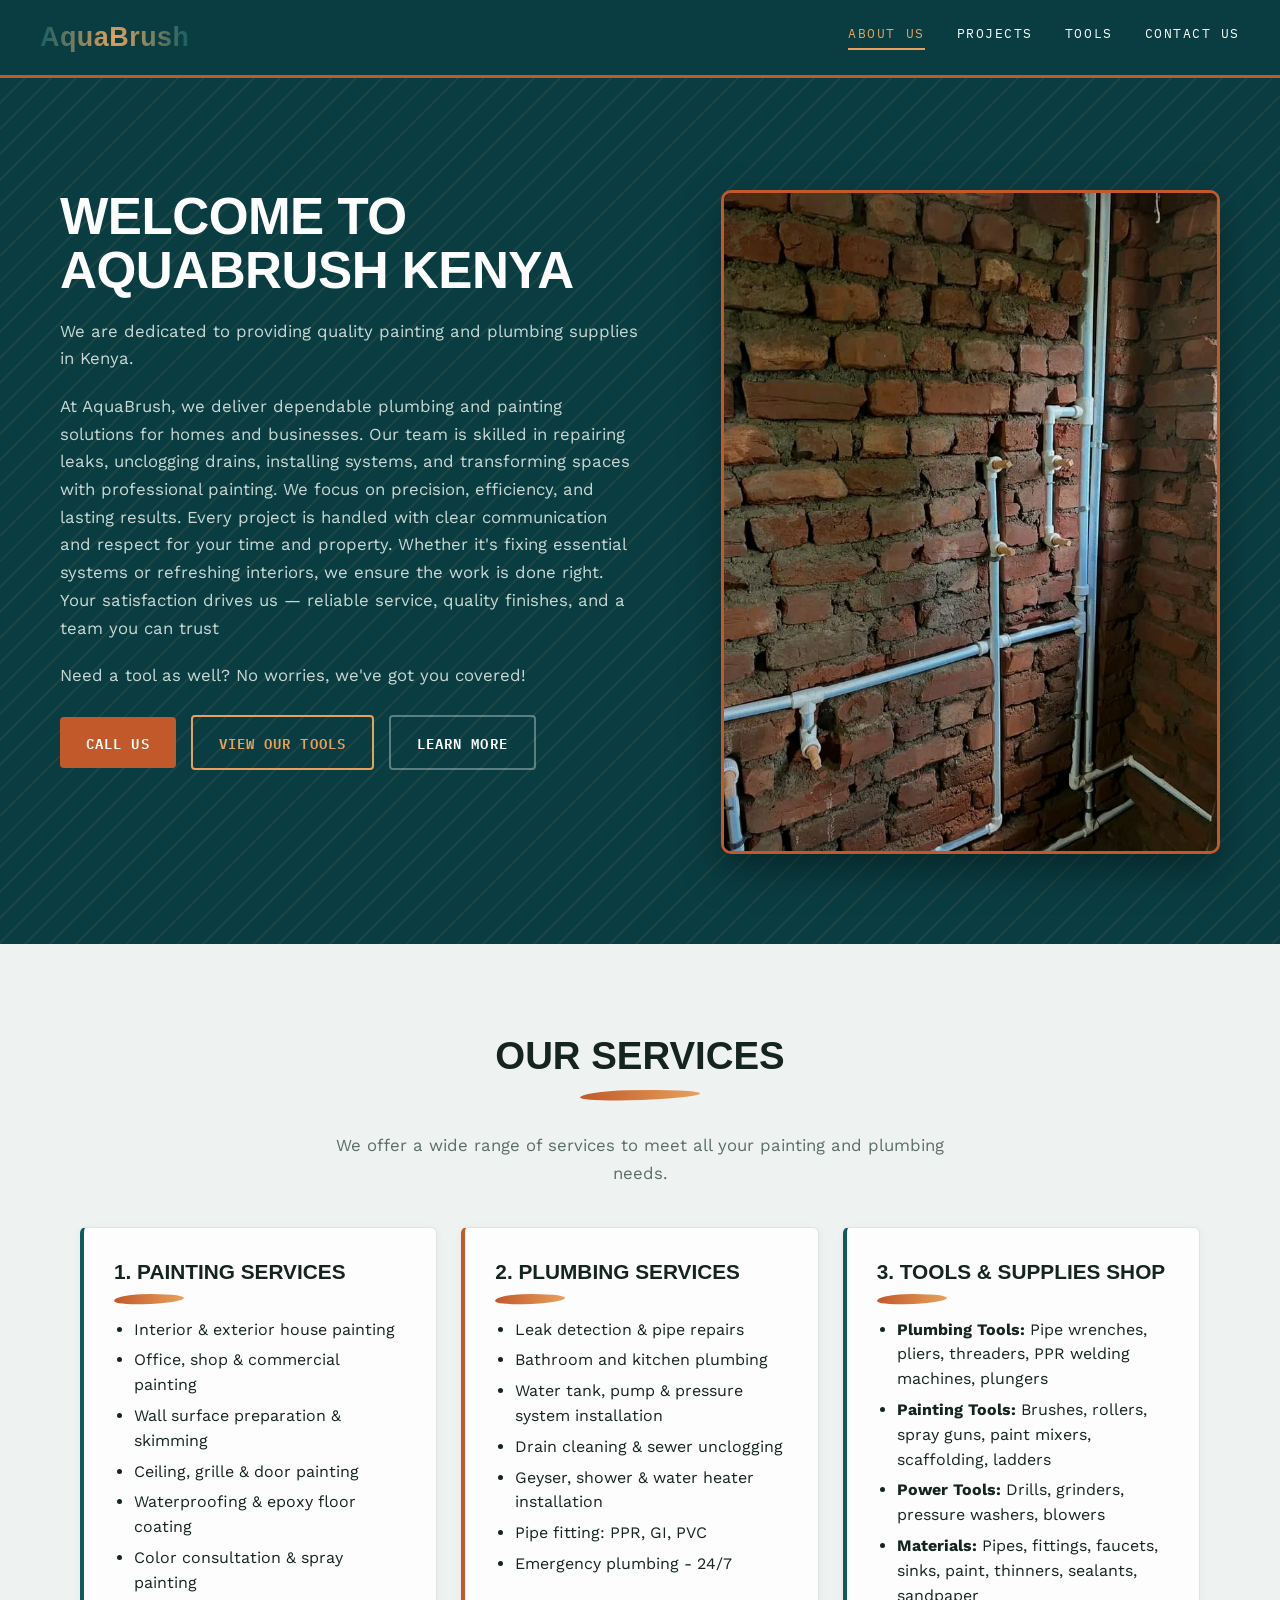
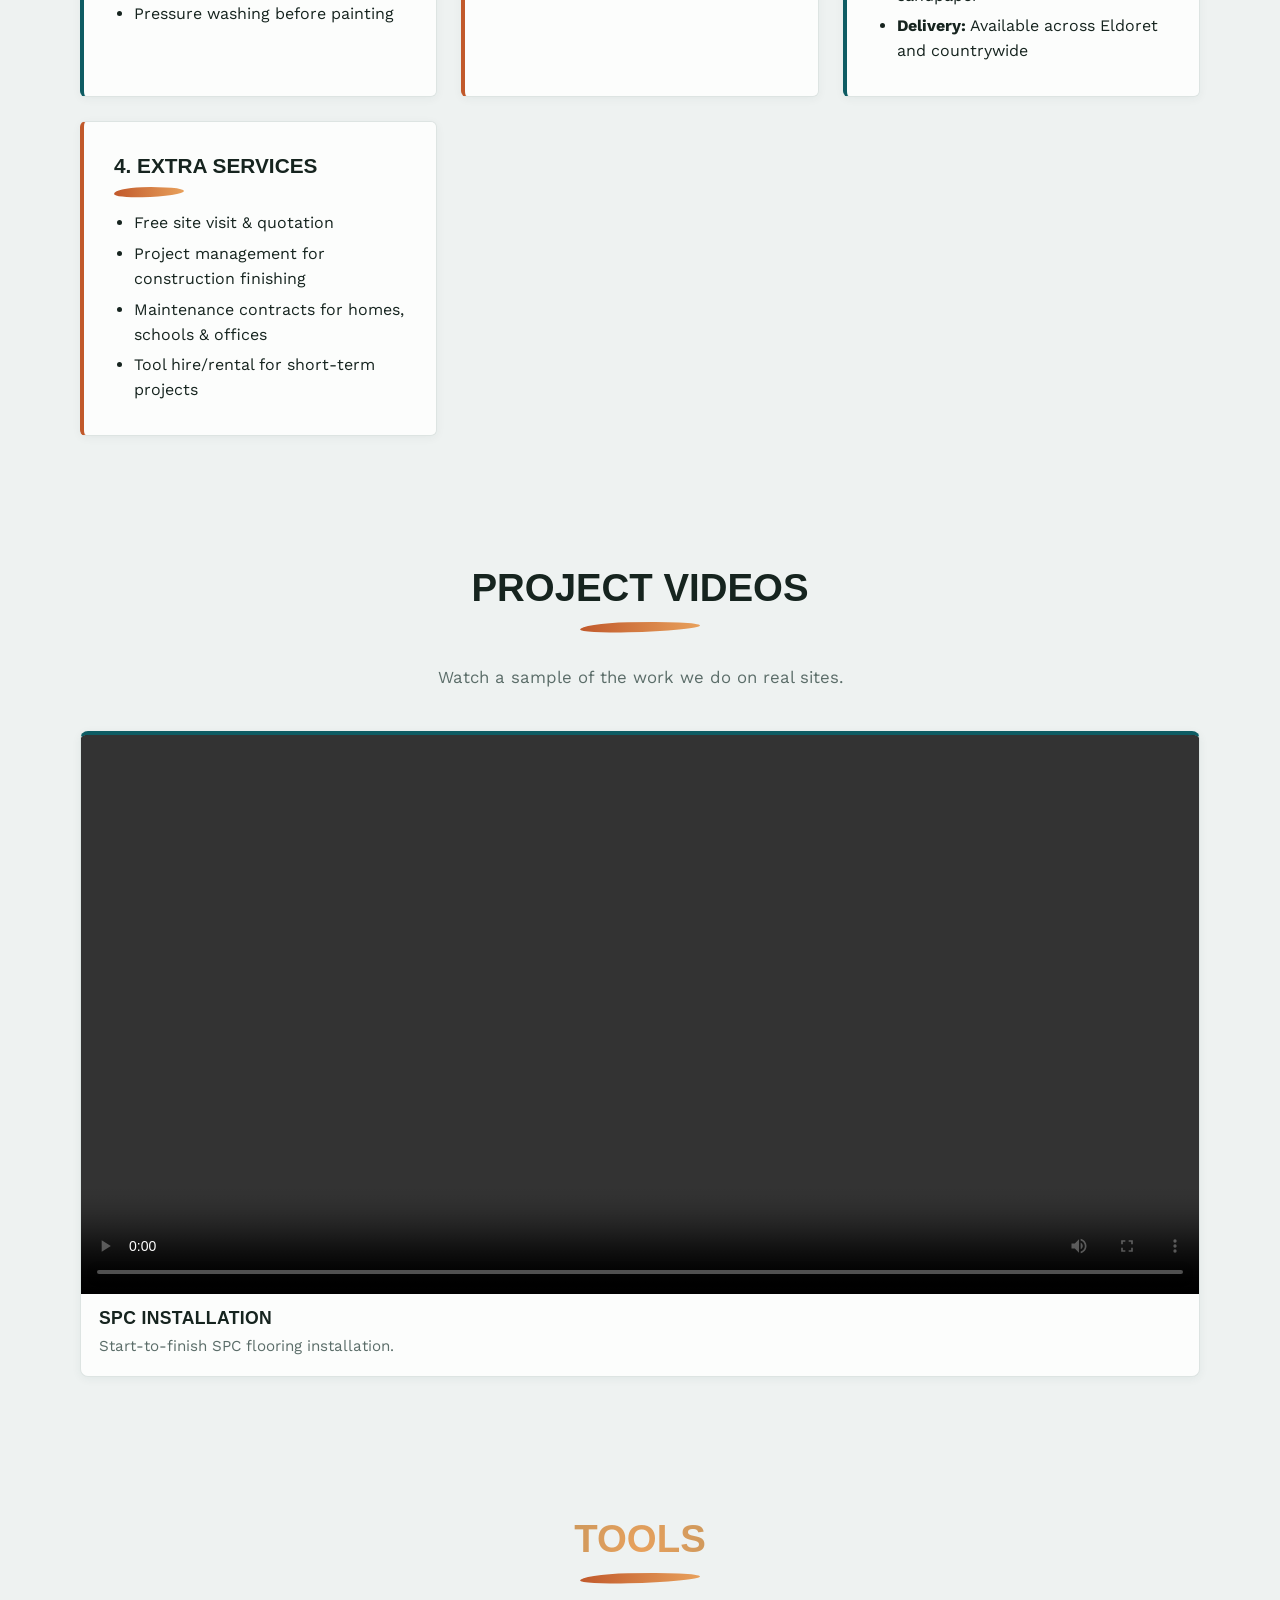
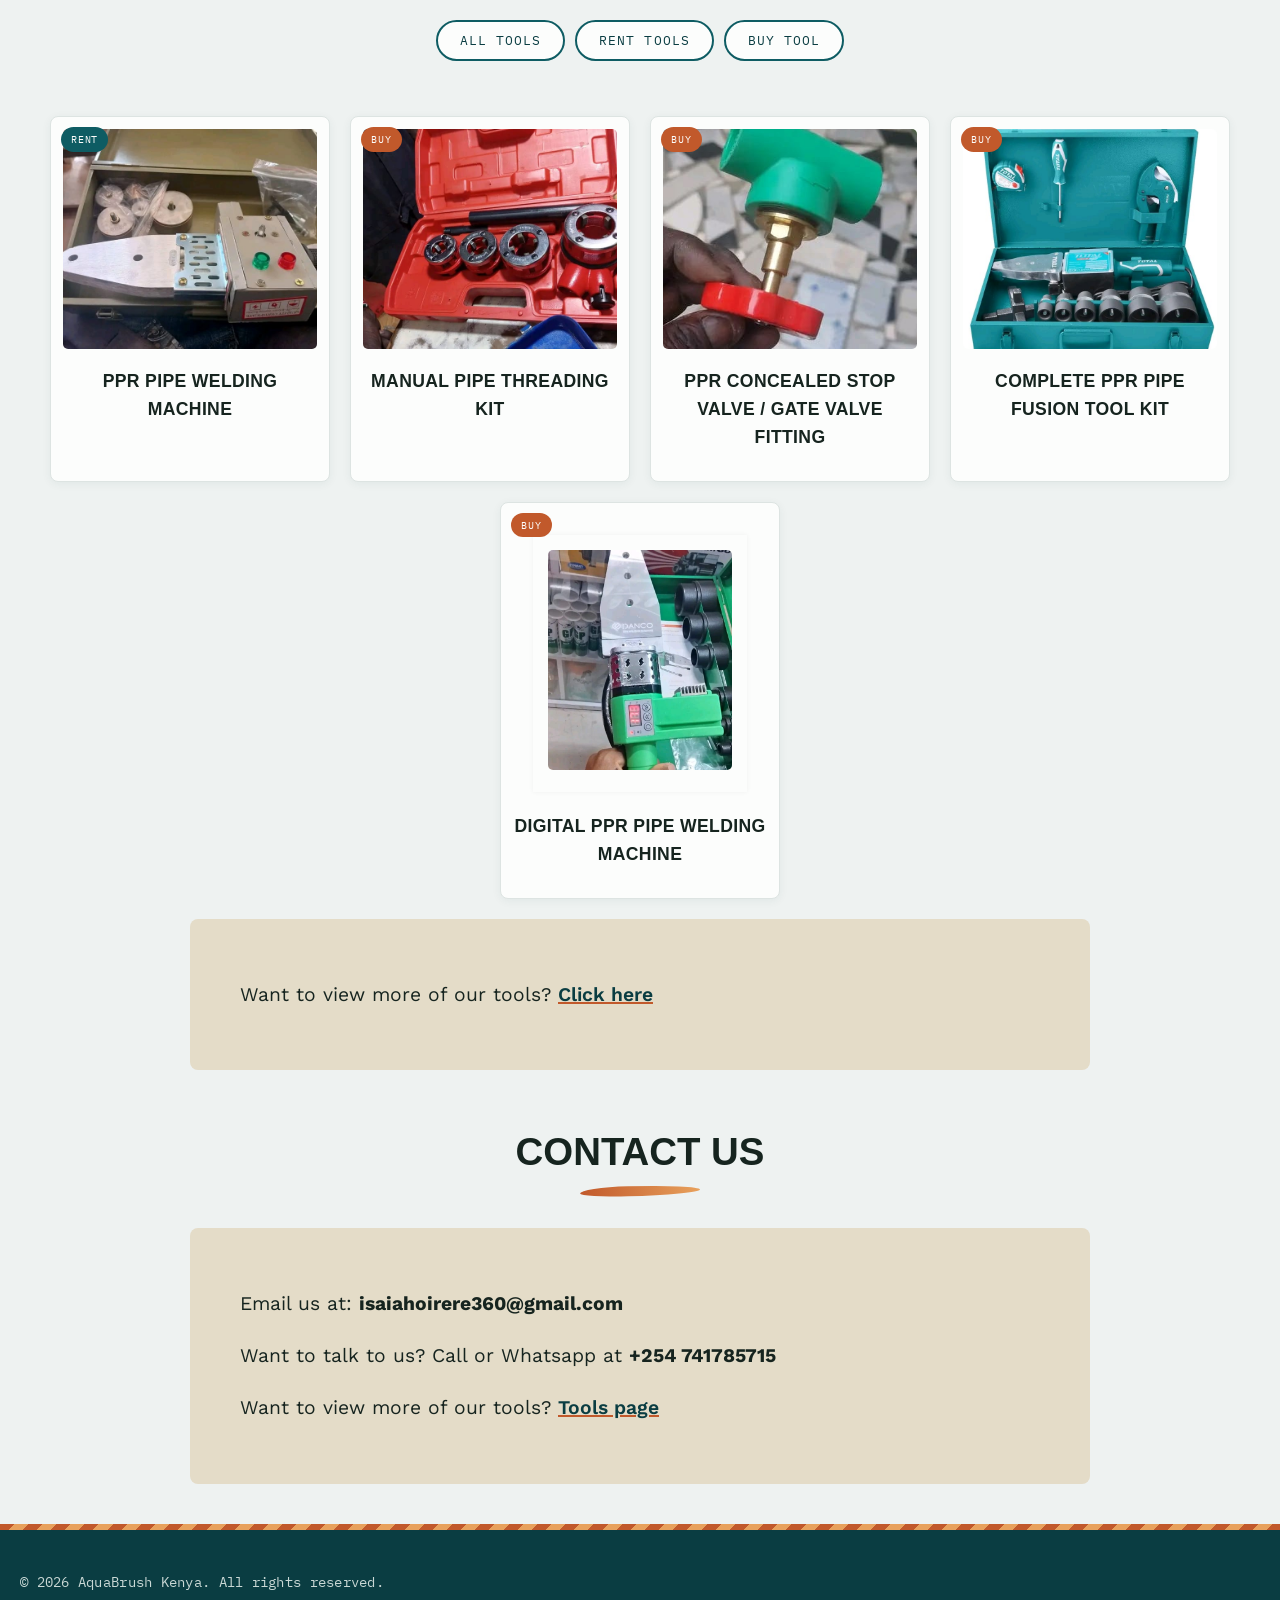
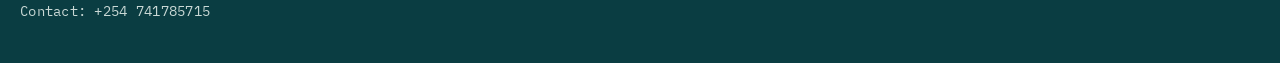
<file: index.html>
<!DOCTYPE html>
<html lang="en">
<head>
    <meta charset="UTF-8">
    <meta name="viewport" content="width=device-width, initial-scale=1.0">
    <title>Quality Painting & Plumbing</title>
    <link rel="stylesheet" href="three.css">
</head>

<body>

    <nav>
        <b class="Radial-text-gradient"><p>AquaBrush</p></b>
        <div class="nav__links">
            <a href="#hero" class="nav__link active">About Us</a>
            <a href="#projects" class="nav__link">Projects</a>
            <a href="#body" class="nav__link">Tools</a>
            <a href="#contact_us" class="nav__link">Contact Us</a>
        </div>
    </nav>

    <section class="hero" id="hero">
        <div class="hero__inner">
            <div class="hero__content">
                <div>
                    <h1>Welcome to AquaBrush Kenya</h1>
                    <p>We are dedicated to providing quality painting and plumbing supplies in Kenya.</p>
                    <p>At AquaBrush, we deliver dependable plumbing and painting solutions for homes and businesses. Our team is skilled in repairing leaks, unclogging drains, installing systems, and transforming spaces with professional painting.

We focus on precision, efficiency, and lasting results. Every project is handled with clear communication and respect for your time and property. Whether it's fixing essential systems or refreshing interiors, we ensure the work is done right.

Your satisfaction drives us — reliable service, quality finishes, and a team you can trust</p>
                    <p>Need a tool as well? No worries, we've got you covered!</p>
                </div>

                <button class="top-contact-btn" onclick="window.location.href='#contact_us'">Call us</button>
                <button class="top-contact-btn" onclick="window.location.href='#body'">View our tools</button>
                <button class="top-contact-btn" onclick="window.location.href='#footer'">Learn more</button>
            </div>

            <div class="hero__media">
                <img src="isohs projects/WhatsApp Image 2026-07-28 at 20.56.13.jpeg" alt="AquaBrush technician at work">
            </div>
        </div>
    </section>

    <!-- ============ Services (cards now flow in rows) ============ -->
    <section id="services" class="reveal">
        <h2>Our Services</h2>
        <p>We offer a wide range of services to meet all your painting and plumbing needs.</p>

        <div class="services-grid">

            <article class="service_boxes">
                <div>
                    <h2>1. Painting Services</h2>
                    <ul>
                        <li>Interior &amp; exterior house painting</li>
                        <li>Office, shop &amp; commercial painting</li>
                        <li>Wall surface preparation &amp; skimming</li>
                        <li>Ceiling, grille &amp; door painting</li>
                        <li>Waterproofing &amp; epoxy floor coating</li>
                        <li>Color consultation &amp; spray painting</li>
                        <li>Pressure washing before painting</li>
                    </ul>
                </div>
            </article>

            <article class="service_boxes">
                <div>
                    <h2>2. Plumbing Services</h2>
                    <ul>
                        <li>Leak detection &amp; pipe repairs</li>
                        <li>Bathroom and kitchen plumbing</li>
                        <li>Water tank, pump &amp; pressure system installation</li>
                        <li>Drain cleaning &amp; sewer unclogging</li>
                        <li>Geyser, shower &amp; water heater installation</li>
                        <li>Pipe fitting: PPR, GI, PVC</li>
                        <li>Emergency plumbing - 24/7</li>
                    </ul>
                </div>
            </article>

            <article class="service_boxes">
                <div>
                    <h2>3. Tools &amp; Supplies Shop</h2>
                    <ul>
                        <li><strong>Plumbing Tools:</strong> Pipe wrenches, pliers, threaders, PPR welding machines, plungers</li>
                        <li><strong>Painting Tools:</strong> Brushes, rollers, spray guns, paint mixers, scaffolding, ladders</li>
                        <li><strong>Power Tools:</strong> Drills, grinders, pressure washers, blowers</li>
                        <li><strong>Materials:</strong> Pipes, fittings, faucets, sinks, paint, thinners, sealants, sandpaper</li>
                        <li><strong>Delivery:</strong> Available across Eldoret and countrywide</li>
                    </ul>
                </div>
            </article>

            <article class="service_boxes">
                <div>
                    <h2>4. Extra Services</h2>
                    <ul>
                        <li>Free site visit &amp; quotation</li>
                        <li>Project management for construction finishing</li>
                        <li>Maintenance contracts for homes, schools &amp; offices</li>
                        <li>Tool hire/rental for short-term projects</li>
                    </ul>
                </div>
            </article>

        </div>
    </section>

    <!-- ============ Project videos ============ -->
    <section id="projects" class="projects-videos reveal">
        <h2>Project Videos</h2>
        <p>Watch a sample of the work we do on real sites.</p>

        <div class="video-grid">

            <article class="video-card">
                <video controls preload="metadata">
                    <source src="spc_installation.mp4" type="video/mp4">
                    Your browser does not support the video tag.
                </video>
                <div class="video-card__info">
                    <h3>SPC Installation</h3>
                    <p>Start-to-finish SPC flooring installation.</p>
                </div>
            </article>

            <!-- Copy this block for each new video.
                 Add poster="your-thumbnail.jpg" to the <video> tag for a custom thumbnail.

            <article class="video-card">
                <video controls preload="metadata">
                    <source src="your_video.mp4" type="video/mp4">
                </video>
                <div class="video-card__info">
                    <h3>Project title</h3>
                    <p>One-line description.</p>
                </div>
            </article>
            -->

        </div>
    </section>

    <section id="body" class="body reveal">

        <h2 class="Radial-text-gradient">Tools</h2>

        <div class="filter_btns">
            <button class="filter-btn" data-filter="all">All tools</button>
            <button class="filter-btn" data-filter="rent">Rent Tools</button>
            <button class="filter-btn" data-filter="buy">Buy Tool</button>
        </div>

        <div class="area">

            <article class="container" data-category="rent">
                <div>
                    <img src="isohs tools/for hire 2.jpeg" alt="PPR pipe welding machine available for hire">
                </div>
                <div>
                    <h3>PPR Pipe Welding Machine</h3>
                </div>
            </article>

            <article class="container" data-category="buy">
                <div>
                    <img src="isohs tools/for sale.jpeg" alt="Manual pipe threading kit for sale">
                </div>
                <div>
                    <h3>Manual Pipe Threading Kit</h3>
                </div>
            </article>

            <article class="container" data-category="buy">
                <div>
                    <img src="isohs tools/for sale 1.jpeg" alt="PPR concealed stop valve and gate valve fitting">
                </div>
                <div>
                    <h3>PPR Concealed Stop Valve / Gate Valve Fitting</h3>
                </div>
            </article>

            <article class="container" data-category="buy">
                <div>
                    <img src="isohs tools/for sale 2.jpeg" alt="Complete PPR pipe fusion tool kit">
                </div>
                <div>
                    <h3>Complete PPR Pipe Fusion Tool Kit</h3>
                </div>
            </article>

            <article class="container" data-category="buy">
                <div class="content">
                    <img src="isohs tools/for sale 3.jpeg" alt="Digital PPR pipe welding machine">
                </div>
                <div>
                    <h3>Digital PPR Pipe Welding Machine</h3>
                </div>
            </article>

        </div>

        <div class="contact_us">
            <p>Want to view more of our tools? <a href="page.html">Click here</a></p>
        </div>
    </section>

    <section class="contact_section reveal" id="contact_us">
        <h2>Contact Us</h2>
        <div class="contact_us">
            <p>Email us at: <strong>isaiahoirere360@gmail.com</strong></p>
            <p>Want to talk to us? Call or Whatsapp at <b>+254 741785715</b></p>
            <p>Want to view more of our tools? <a href="page.html">Tools page</a></p>
        </div>
    </section>

    <section id="footer" class="reveal">
        <footer>
            <p>&copy; 2026 AquaBrush Kenya. All rights reserved.</p>
            <p>Contact: +254 741785715</p>
        </footer>
    </section>

    <script src="one.js"></script>

</body>
</html>
</file>
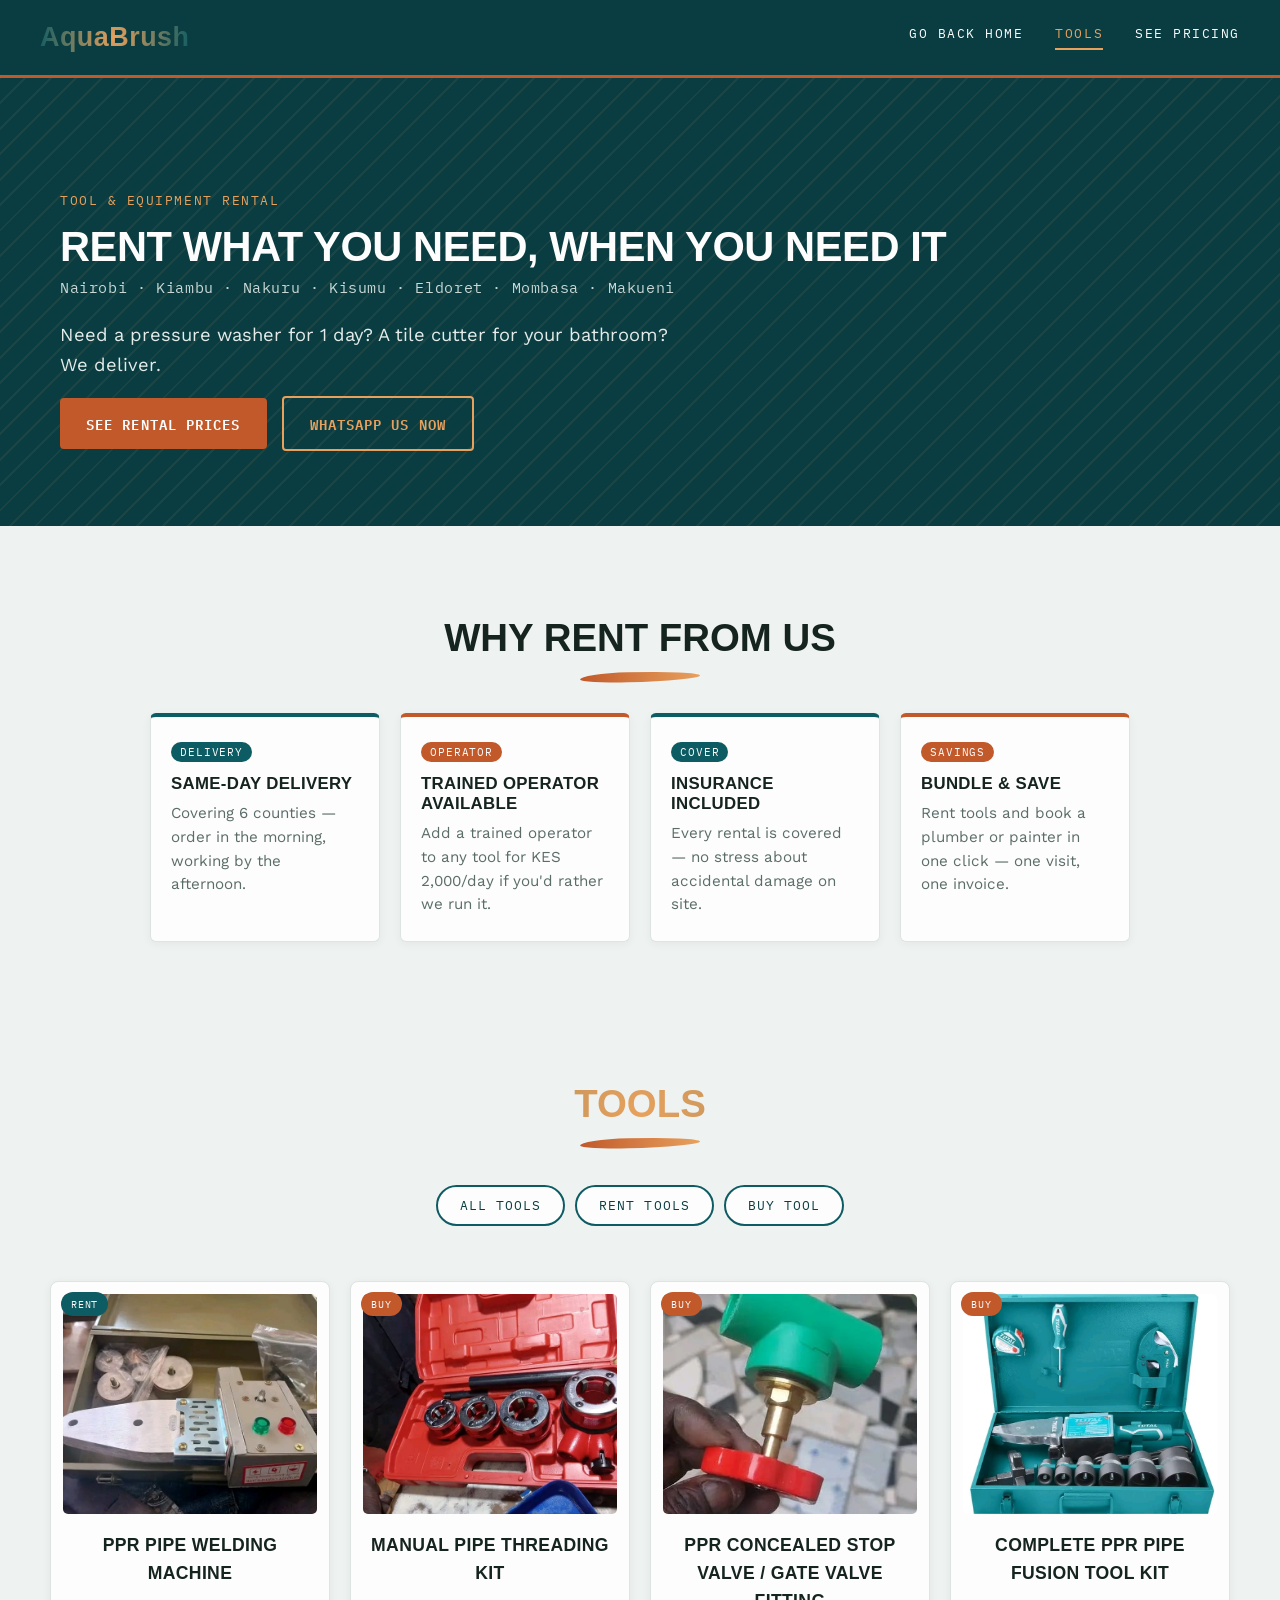
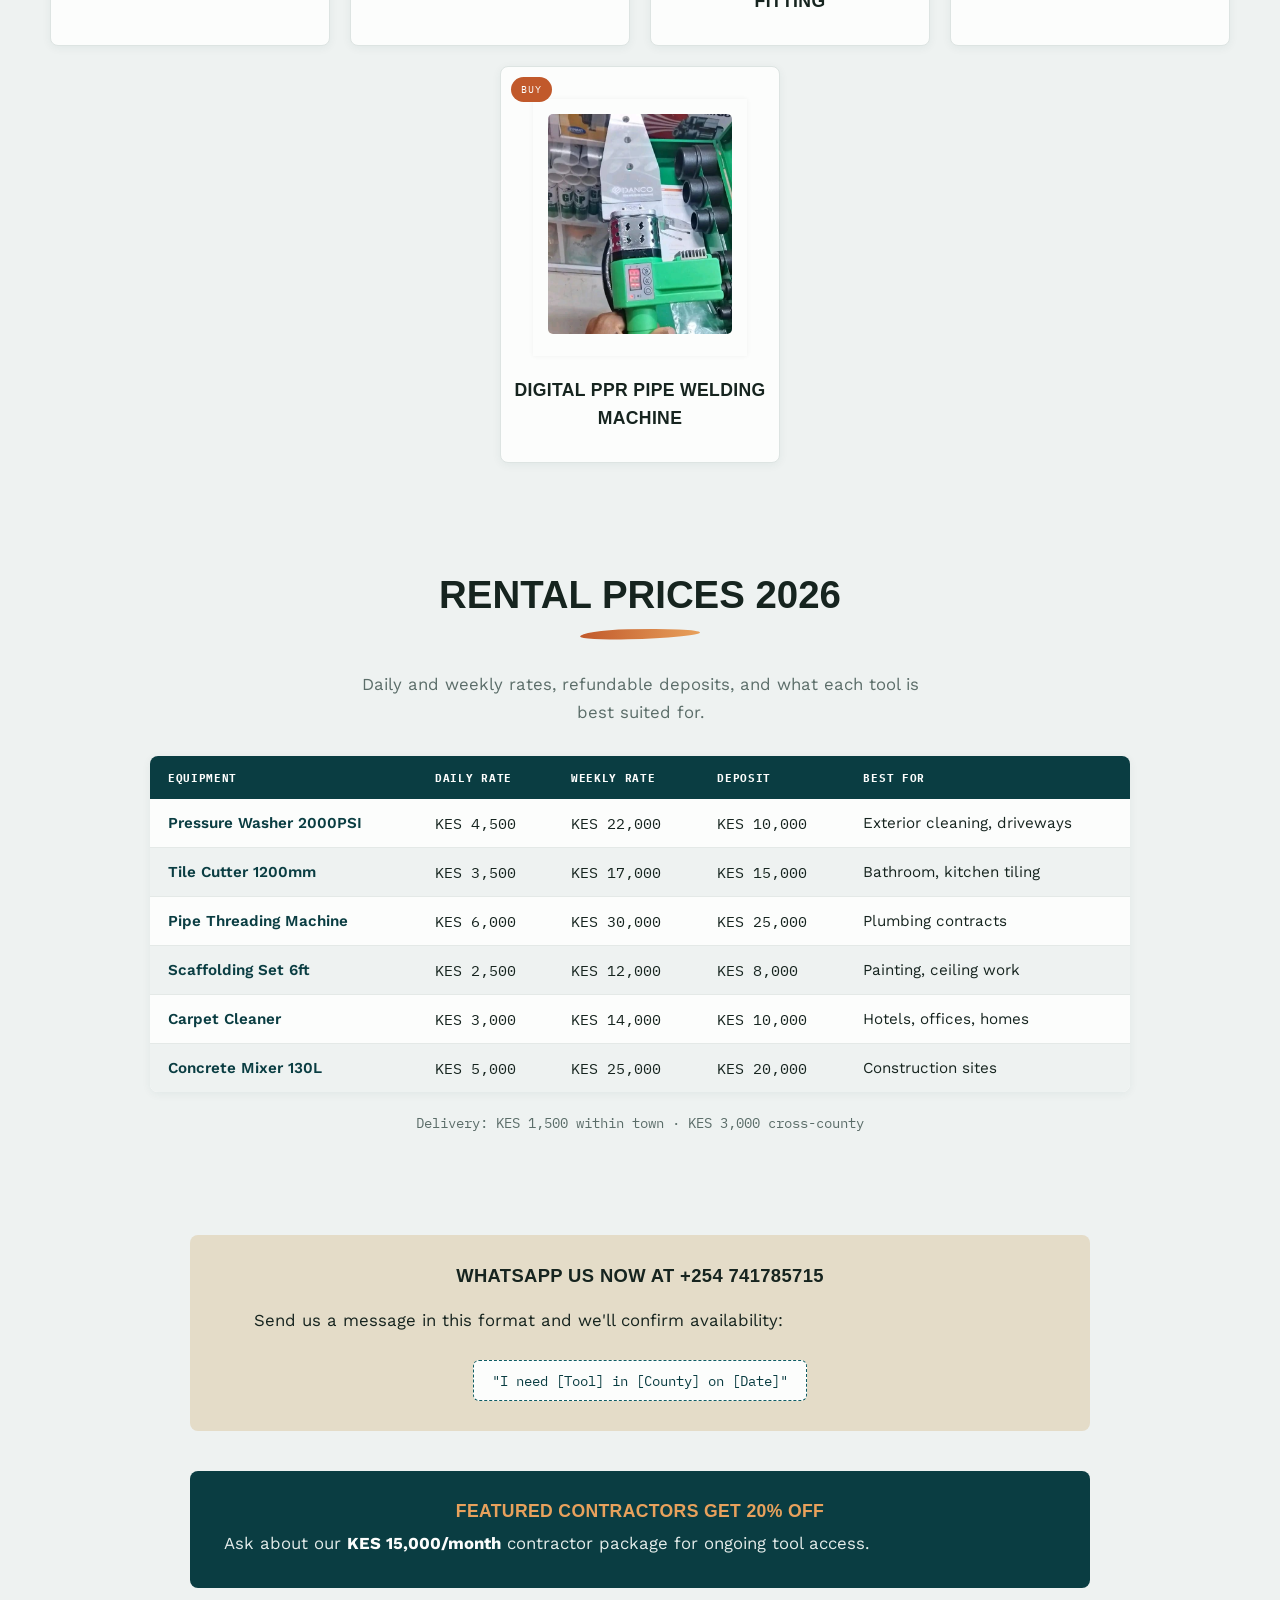
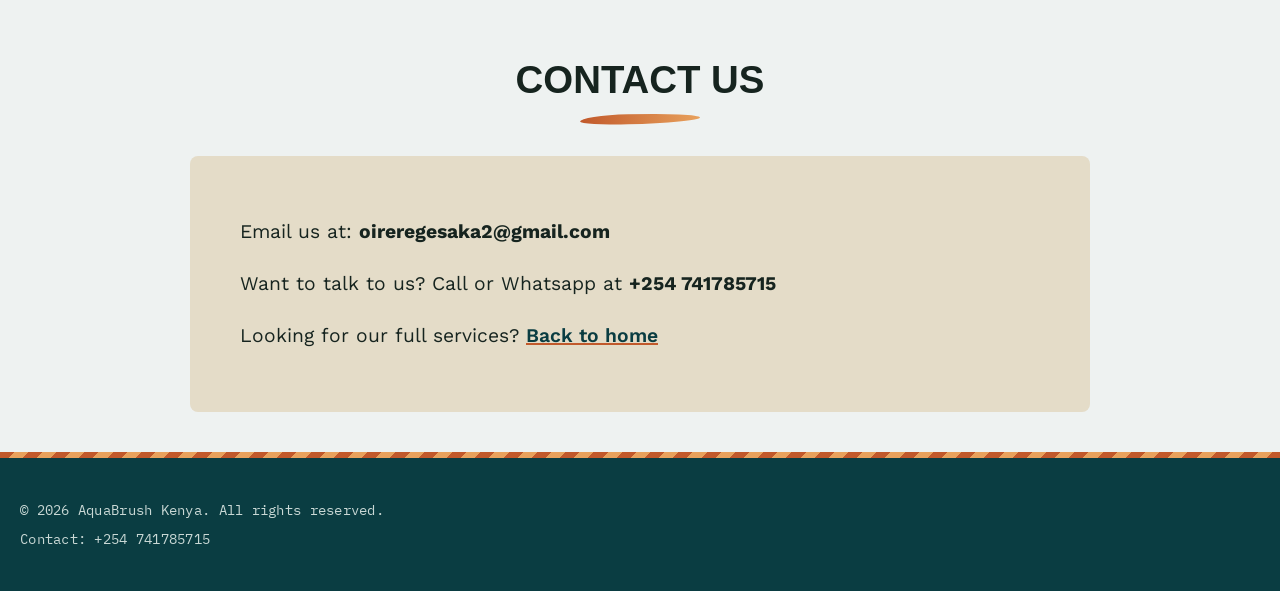
<file: page.html>
<!DOCTYPE html>
<html lang="en">
<head>
    <meta charset="UTF-8">
    <meta name="viewport" content="width=device-width, initial-scale=1.0">
    <title>Tool & Equipment Rental | AquaBrush Kenya</title>
    <link rel="stylesheet" href="two2.css">
</head>

<body>

    <nav>
        <b class="Radial-text-gradient"><p>AquaBrush</p></b>
        <div class="nav__links">
            <a href="index.html#hero" class="nav__link">Go back Home</a>
            <a href="page.html" class="nav__link active">Tools</a>
            <a href="#pricing" class="nav__link">See Pricing</a>
        </div>
    </nav>

    <!-- ============ Rental hero ============ -->
    <section class="rental-hero" id="rental-hero">
        <div class="rental-hero__inner">
            <p class="eyebrow">Tool &amp; Equipment Rental</p>
            <h1>Rent What You Need, When You Need It</h1>
            <p class="counties">Nairobi &middot; Kiambu &middot; Nakuru &middot; Kisumu &middot; Eldoret &middot; Mombasa &middot; Makueni</p>
            <p class="lede">Need a pressure washer for 1 day? A tile cutter for your bathroom? We deliver.</p>
            <button class="top-contact-btn" onclick="window.location.href='#pricing'">See rental prices</button>
            <button class="top-contact-btn" onclick="window.location.href='#whatsapp'">WhatsApp us now</button>
        </div>
    </section>

    <!-- ============ Why rent from us ============ -->
    <section class="why-rent reveal" id="why-rent">
        <h2>Why Rent From Us</h2>
        <div class="why-rent__grid">
            <div class="why-rent__card">
                <span class="tag">Delivery</span>
                <h3>Same-Day Delivery</h3>
                <p>Covering 6 counties — order in the morning, working by the afternoon.</p>
            </div>
            <div class="why-rent__card">
                <span class="tag">Operator</span>
                <h3>Trained Operator Available</h3>
                <p>Add a trained operator to any tool for KES 2,000/day if you'd rather we run it.</p>
            </div>
            <div class="why-rent__card">
                <span class="tag">Cover</span>
                <h3>Insurance Included</h3>
                <p>Every rental is covered — no stress about accidental damage on site.</p>
            </div>
            <div class="why-rent__card">
                <span class="tag">Savings</span>
                <h3>Bundle &amp; Save</h3>
                <p>Rent tools and book a plumber or painter in one click — one visit, one invoice.</p>
            </div>
        </div>
    </section>

    <!-- ============ Existing tools for sale/hire ============ -->
    <section id="body" class="body reveal">
        <h2 class="Radial-text-gradient">Tools</h2>

        <div class="filter_btns">
            <button class="filter-btn" data-filter="all">All tools</button>
            <button class="filter-btn" data-filter="rent">Rent Tools</button>
            <button class="filter-btn" data-filter="buy">Buy Tool</button>
        </div>

        <div class="area">

            <article class="container" data-category="rent">
                <div>
                    <img src="isohs tools/for hire 2.jpeg" alt="PPR pipe welding machine available for hire">
                </div>
                <div>
                    <h3>PPR Pipe Welding Machine</h3>
                </div>
            </article>

            <article class="container" data-category="buy">
                <div>
                    <img src="isohs tools/for sale.jpeg" alt="Manual pipe threading kit for sale">
                </div>
                <div>
                    <h3>Manual Pipe Threading Kit</h3>
                </div>
            </article>

            <article class="container" data-category="buy">
                <div>
                    <img src="isohs tools/for sale 1.jpeg" alt="PPR concealed stop valve and gate valve fitting">
                </div>
                <div>
                    <h3>PPR Concealed Stop Valve / Gate Valve Fitting</h3>
                </div>
            </article>

            <article class="container" data-category="buy">
                <div>
                    <img src="isohs tools/for sale 2.jpeg" alt="Complete PPR pipe fusion tool kit">
                </div>
                <div>
                    <h3>Complete PPR Pipe Fusion Tool Kit</h3>
                </div>
            </article>

            <article class="container" data-category="buy">
                <div class="content">
                    <img src="isohs tools/for sale 3.jpeg" alt="Digital PPR pipe welding machine">
                </div>
                <div>
                    <h3>Digital PPR Pipe Welding Machine</h3>
                </div>
            </article>

        </div>
    </section>

    <!-- ============ Rental pricing table ============ -->
    <section class="pricing reveal" id="pricing">
        <h2>Rental Prices 2026</h2>
        <p class="pricing-note">Daily and weekly rates, refundable deposits, and what each tool is best suited for.</p>

        <div class="pricing-table-wrap">
            <table class="pricing-table">
                <thead>
                    <tr>
                        <th>Equipment</th>
                        <th>Daily Rate</th>
                        <th>Weekly Rate</th>
                        <th>Deposit</th>
                        <th>Best For</th>
                    </tr>
                </thead>
                <tbody>
                    <tr>
                        <td class="equipment-name">Pressure Washer 2000PSI</td>
                        <td class="rate">KES 4,500</td>
                        <td class="rate">KES 22,000</td>
                        <td class="rate">KES 10,000</td>
                        <td>Exterior cleaning, driveways</td>
                    </tr>
                    <tr>
                        <td class="equipment-name">Tile Cutter 1200mm</td>
                        <td class="rate">KES 3,500</td>
                        <td class="rate">KES 17,000</td>
                        <td class="rate">KES 15,000</td>
                        <td>Bathroom, kitchen tiling</td>
                    </tr>
                    <tr>
                        <td class="equipment-name">Pipe Threading Machine</td>
                        <td class="rate">KES 6,000</td>
                        <td class="rate">KES 30,000</td>
                        <td class="rate">KES 25,000</td>
                        <td>Plumbing contracts</td>
                    </tr>
                    <tr>
                        <td class="equipment-name">Scaffolding Set 6ft</td>
                        <td class="rate">KES 2,500</td>
                        <td class="rate">KES 12,000</td>
                        <td class="rate">KES 8,000</td>
                        <td>Painting, ceiling work</td>
                    </tr>
                    <tr>
                        <td class="equipment-name">Carpet Cleaner</td>
                        <td class="rate">KES 3,000</td>
                        <td class="rate">KES 14,000</td>
                        <td class="rate">KES 10,000</td>
                        <td>Hotels, offices, homes</td>
                    </tr>
                    <tr>
                        <td class="equipment-name">Concrete Mixer 130L</td>
                        <td class="rate">KES 5,000</td>
                        <td class="rate">KES 25,000</td>
                        <td class="rate">KES 20,000</td>
                        <td>Construction sites</td>
                    </tr>
                </tbody>
            </table>
        </div>

        <p class="delivery-note">Delivery: KES 1,500 within town &middot; KES 3,000 cross-county</p>
    </section>

    <!-- ============ WhatsApp CTA ============ -->
    <section class="reveal" id="whatsapp">
        <div class="whatsapp-banner">
            <h3>WhatsApp Us Now at <strong>+254 741785715</strong></h3>
            <p>Send us a message in this format and we'll confirm availability:</p>
            <span class="whatsapp-example">"I need [Tool] in [County] on [Date]"</span>
        </div>

        <div class="contractor-banner">
            <h3>Featured Contractors Get 20% Off</h3>
            <p>Ask about our <strong>KES 15,000/month</strong> contractor package for ongoing tool access.</p>
        </div>
    </section>

    <!-- ============ Contact ============ -->
    <section class="contact_section reveal" id="contact_us">
        <h2>Contact Us</h2>
        <div class="contact_us">
            <p>Email us at: <strong>oireregesaka2@gmail.com</strong></p>
            <p>Want to talk to us? Call or Whatsapp at <b>+254 741785715</b></p>
            <p>Looking for our full services? <a href="index.html">Back to home</a></p>
        </div>
    </section>

    <section id="footer" class="reveal">
        <footer>
            <p>&copy; 2026 AquaBrush Kenya. All rights reserved.</p>
            <p>Contact: +254 741785715</p>
        </footer>
    </section>

    <script src="one.js"></script>

</body>
</html>
</file>
<file: three.css>
/* =========================================================
   AquaBrush Kenya — plumbing & painting supply + service co.
   Palette: teal (water) + copper (pigment) + dark ink on cool paper
   ========================================================= */

@import url('https://fonts.googleapis.com/css2?family=Archivo+Expanded:wght@600;800&family=Work+Sans:wght@400;500;600&family=IBM+Plex+Mono:wght@500;600&display=swap');

:root {
    --ink: #16241F;
    --paper: #EEF2F1;
    --teal: #0E5C63;
    --teal-deep: #0A3D42;
    --copper: #C1592B;
    --copper-light: #E8A15C;
    --putty: #E4DCC8;
    --grey: #5B6D69;
    --white: #FCFDFC;

    --font-display: 'Archivo Expanded', 'Arial Narrow', sans-serif;
    --font-body: 'Work Sans', -apple-system, sans-serif;
    --font-mono: 'IBM Plex Mono', 'Courier New', monospace;
}

* {
    box-sizing: border-box;
}

html {
    scroll-behavior: smooth;
}

html, body {
    margin: 0;
    padding: 0;
    background-color: var(--paper);
    color: var(--ink);
    font-family: var(--font-body);
}

::selection {
    background-color: var(--copper);
    color: var(--white);
}

a:focus-visible,
button:focus-visible {
    outline: 3px solid var(--copper);
    outline-offset: 2px;
}

/* ---------- Nav ---------- */

nav {
    text-align: center;
    color: var(--white);
    background-color: var(--teal-deep);
    position: fixed;
    display: flex;
    align-items: center;
    justify-content: space-between;
    top: 0;
    width: 100%;
    height: 78px;
    z-index: 1000;
    margin-left: 0px;
    padding: 0 40px;
    border-bottom: 3px solid var(--copper);
}

nav b {
    font-family: var(--font-display);
    font-weight: 800;
    font-size: 1.6rem;
    letter-spacing: 0.02em;
}

nav b p {
    margin: 0;
    padding: 0;
}

.nav__links {
    display: flex;
    justify-content: center;
    align-items: center;
    gap: 32px;
    margin-top: 0;
}

.nav__link {
    color: var(--white);
    text-decoration: none;
    margin: 0;
    font-family: var(--font-mono);
    font-size: 0.8rem;
    text-transform: uppercase;
    letter-spacing: 0.12em;
    padding-bottom: 6px;
    border-bottom: 2px solid transparent;
    transition: color 0.25s ease, border-color 0.25s ease;
}

.nav__link:hover,
.nav__link.active {
    color: var(--copper-light);
    border-bottom-color: var(--copper-light);
}

/* ---------- Type ---------- */

p {
    text-align: left;
    color: var(--ink);
    font-size: 1.05em;
    line-height: 1.65;
    margin: 20px 30px;
}

h1 {
    font-family: var(--font-display);
    font-weight: 800;
    text-transform: uppercase;
    text-align: left;
    color: var(--ink);
    font-size: 3.2em;
    line-height: 1.05;
    margin: 0px;
    letter-spacing: -0.01em;
}

h2 {
    font-family: var(--font-display);
    font-weight: 800;
    text-transform: uppercase;
    text-align: center;
    color: var(--ink);
    font-size: 2.4em;
    margin-top: 20px;
    position: relative;
    padding-bottom: 22px;
}

/* brush-stroke swipe under section headings — signature element */
h2::after {
    content: '';
    position: absolute;
    bottom: 0;
    left: 50%;
    transform: translateX(-50%) rotate(-1.5deg);
    width: 120px;
    height: 10px;
    background: linear-gradient(90deg, var(--copper), var(--copper-light));
    border-radius: 40% 60% 60% 40% / 60% 50% 50% 40%;
}

h3 {
    font-family: var(--font-display);
    font-weight: 600;
    text-align: center;
    color: var(--ink);
    font-size: 1.1em;
    margin-top: 10px;
    text-transform: uppercase;
    letter-spacing: 0.02em;
}

.Radial-text-gradient {
    background: radial-gradient(circle, var(--copper-light), var(--teal));
    -webkit-background-clip: text;
    background-clip: text;
    -webkit-text-fill-color: transparent;
}

/* ---------- Hero ---------- */

header {
    margin-top: 100px;
}

.hero {
    margin-left: 0;
    margin-top: 0;
    padding: 190px 60px 90px;
    text-align: left;
    position: relative;
    background-color: var(--teal-deep);
    color: var(--white);
    overflow: hidden;
}

/* repeating pipe-thread stripe pattern — signature element */
.hero::before {
    content: '';
    position: absolute;
    inset: 0;
    background-image: repeating-linear-gradient(
        135deg,
        rgba(232, 161, 92, 0.08) 0px,
        rgba(232, 161, 92, 0.08) 2px,
        transparent 2px,
        transparent 18px
    );
    pointer-events: none;
}

.hero h1,
.hero > div > h1 {
    color: var(--white);
}

.hero p {
    color: #C9D8D5;
    margin-left: 0;
    max-width: 640px;
    position: relative;
}

.hero > div {
    position: relative;
    z-index: 1;
}

.intro {
    background-color: var(--putty);
}

.top-contact-btn {
    border: none;
    border-radius: 4px;
    justify-content: left;
    margin: 5px 10px 5px 0;
    padding: 14px 26px;
    font-family: var(--font-mono);
    font-size: 0.85em;
    text-transform: uppercase;
    letter-spacing: 0.08em;
    font-weight: 600;
    color: var(--white);
    background-color: var(--copper);
    cursor: pointer;
    position: relative;
    z-index: 1;
    transition: transform 0.2s ease, background-color 0.2s ease;
}

.top-contact-btn:hover {
    background-color: var(--copper-light);
    transform: translateY(-2px);
}

.top-contact-btn:nth-of-type(2) {
    background-color: transparent;
    border: 2px solid var(--copper-light);
    color: var(--copper-light);
}

.top-contact-btn:nth-of-type(2):hover {
    background-color: var(--copper-light);
    color: var(--teal-deep);
}

.top-contact-btn:nth-of-type(3) {
    background-color: transparent;
    border: 2px solid #ffffff55;
    color: var(--white);
}

.top-contact-btn:nth-of-type(3):hover {
    border-color: var(--white);
    background-color: rgba(255, 255, 255, 0.08);
}

/* ---------- Services ---------- */

#services {
    padding: 70px 40px 40px;
    max-width: 1200px;
    margin: 0 auto;
}

#services > p {
    text-align: center;
    color: var(--grey);
    max-width: 620px;
    margin: 0 auto 40px;
}

#services article {
    background-color: var(--white);
    border: 1px solid #DDE4E2;
    border-left: 4px solid var(--teal);
    border-radius: 6px;
    margin: 18px 0;
    box-shadow: 0 2px 10px rgba(10, 61, 66, 0.05);
}

#services article:nth-of-type(even) {
    border-left-color: var(--copper);
}

#services article > div {
    padding: 26px 30px;
    white-space: pre-line;
    font-family: var(--font-body);
    color: var(--ink);
    line-height: 1.7;
    font-size: 1em;
}

/* ---------- Tools section ---------- */

.body {
    margin-left: 0px;
    margin-right: 0px;
    padding: 80px 20px 40px;
    background-color: var(--paper);
}

.filter_btns,
.filter-btns {
    text-align: center;
    display: flex;
    justify-content: center;
    margin-bottom: 30px;
    flex-wrap: wrap;
}

.filter-btn {
    position: relative;
    display: inline-block;
    background-color: var(--white);
    border: 2px solid var(--teal);
    border-radius: 999px;
    color: var(--teal-deep);
    font-family: var(--font-mono);
    font-size: 0.8em;
    text-transform: uppercase;
    letter-spacing: 0.08em;
    padding: 10px 22px;
    margin: 5px;
    cursor: pointer;
    transition: background-color 0.2s ease, color 0.2s ease;
}

.filter-btn:hover,
.filter-btn.active {
    background-color: var(--teal);
    color: var(--white);
}

.area {
    justify-content: center;
    display: flex;
    flex-wrap: wrap;
    gap: 20px;
    background-color: transparent;
    padding: 20px;
    font-size: 1em;
    color: var(--grey);
    line-height: 1.6;
}

.container {
    position: relative;
    width: 280px;
    margin: 0;
    padding: 12px;
    background-color: var(--white);
    border: 1px solid #DDE4E2;
    border-radius: 8px;
    box-shadow: 0 2px 10px rgba(10, 61, 66, 0.06);
    overflow: hidden;
    transition: transform 0.2s ease, box-shadow 0.2s ease;
}

.container:hover {
    transform: translateY(-4px);
    box-shadow: 0 10px 24px rgba(10, 61, 66, 0.14);
}

.container::before {
    content: '';
    position: absolute;
    inset: 0;
    background-color: rgba(14, 92, 99, 0.7);
    opacity: 0;
    transition: opacity 0.3s ease;
    z-index: 1;
    border-radius: 8px;
}

.container:hover::before {
    opacity: 1;
}

.contact-btn {
    position: absolute;
    top: 50%;
    left: 50%;
    transform: translate(-50%, -50%);
    z-index: 2;
    opacity: 0;
    transition: opacity 0.3s ease;
    pointer-events: none;

    padding: 10px 22px;
    background-color: var(--copper);
    color: var(--white);
    border: none;
    border-radius: 999px;
    cursor: pointer;
    font-family: var(--font-mono);
    font-size: 0.8em;
    text-transform: uppercase;
    letter-spacing: 0.06em;
}

.container:hover .contact-btn {
    opacity: 1;
    pointer-events: auto;
}

img {
    width: 100%;
    height: 220px;
    border-radius: 5px;
    object-fit: cover;
}

.content {
    margin-top: 0px;
    margin: 20px;
    background-color: var(--white);
    padding: 15px;
    box-shadow: 0 0 5px rgba(0, 0, 0, 0.05);
    font-size: 1em;
    color: var(--ink);
    line-height: 1.5;
    text-align: left;
}

/* article data-category price-tag style label, driven purely by CSS */
.container[data-category="rent"]::after,
.container[data-category="buy"]::after {
    content: attr(data-category);
    position: absolute;
    top: 10px;
    left: 10px;
    z-index: 2;
    font-family: var(--font-mono);
    font-size: 0.65em;
    text-transform: uppercase;
    letter-spacing: 0.08em;
    color: var(--white);
    background-color: var(--teal);
    padding: 4px 10px;
    border-radius: 999px;
}

.container[data-category="buy"]::after {
    background-color: var(--copper);
}

/* ---------- Contact & footer ---------- */

.contact_section {
    margin-top: 20px;
    align-items: center;
    padding: 0 20px;
}

.contact_us {
    background-color: var(--putty);
    padding: 40px 20px;
    text-align: center;
    font-size: 1.15em;
    border-radius: 8px;
    max-width: 900px;
    margin: 0 auto;
}

.contact_us a {
    color: var(--teal-deep);
    font-weight: 600;
    text-decoration: underline;
    text-decoration-color: var(--copper);
    text-decoration-thickness: 2px;
}

#footer {
    margin-top: 40px;
    position: relative;
}

#footer::before {
    content: '';
    display: block;
    height: 6px;
    background-image: repeating-linear-gradient(
        135deg,
        var(--copper) 0px,
        var(--copper) 10px,
        var(--copper-light) 10px,
        var(--copper-light) 20px
    );
}

footer {
    background-color: var(--teal-deep);
    color: #C9D8D5;
    text-align: center;
    padding: 34px 20px;
    font-family: var(--font-mono);
    font-size: 0.85em;
    letter-spacing: 0.02em;
}

footer p {
    color: #C9D8D5;
    margin: 6px auto;
}

/* ---------- Scroll reveal ---------- */

.js .reveal {
    opacity: 0;
    transform: translateY(40px);
    transition: opacity 0.8s ease-out, transform 0.8s ease-out;
}

.js .reveal.active {
    opacity: 1;
    transform: translateY(0);
}

/* =========================================================
   Rental page components (page.html)
   ========================================================= */

/* ---------- Rental hero ---------- */

.rental-hero {
    padding: 190px 60px 70px;
    background-color: var(--teal-deep);
    color: var(--white);
    position: relative;
    overflow: hidden;
    text-align: left;
}

.rental-hero::before {
    content: '';
    position: absolute;
    inset: 0;
    background-image: repeating-linear-gradient(
        135deg,
        rgba(232, 161, 92, 0.08) 0px,
        rgba(232, 161, 92, 0.08) 2px,
        transparent 2px,
        transparent 18px
    );
    pointer-events: none;
}

.rental-hero__inner {
    position: relative;
    z-index: 1;
    max-width: 900px;
}

.rental-hero .eyebrow {
    font-family: var(--font-mono);
    text-transform: uppercase;
    letter-spacing: 0.12em;
    font-size: 0.8em;
    color: var(--copper-light);
    margin: 0 0 14px;
    padding: 0;
}

.rental-hero h1 {
    color: var(--white);
    font-size: 2.6em;
    margin-bottom: 6px;
}

.rental-hero .counties {
    font-family: var(--font-mono);
    color: #C9D8D5;
    font-size: 0.95em;
    letter-spacing: 0.04em;
    margin: 0 0 20px;
}

.rental-hero p.lede {
    color: #E4ECEA;
    font-size: 1.15em;
    max-width: 620px;
    margin: 0 0 10px;
}

/* ---------- Why rent from us ---------- */

.why-rent {
    padding: 70px 40px 40px;
    max-width: 1100px;
    margin: 0 auto;
}

.why-rent__grid {
    display: flex;
    flex-wrap: wrap;
    gap: 20px;
    justify-content: center;
    padding: 0 20px;
}

.why-rent__card {
    flex: 1 1 220px;
    max-width: 260px;
    background-color: var(--white);
    border: 1px solid #DDE4E2;
    border-top: 4px solid var(--teal);
    border-radius: 6px;
    padding: 24px 20px;
    box-shadow: 0 2px 10px rgba(10, 61, 66, 0.05);
}

.why-rent__card:nth-child(even) {
    border-top-color: var(--copper);
}

.why-rent__card .tag {
    display: inline-block;
    font-family: var(--font-mono);
    font-size: 0.7em;
    text-transform: uppercase;
    letter-spacing: 0.08em;
    color: var(--white);
    background-color: var(--teal);
    padding: 3px 9px;
    border-radius: 999px;
    margin-bottom: 12px;
}

.why-rent__card:nth-child(even) .tag {
    background-color: var(--copper);
}

.why-rent__card h3 {
    text-align: left;
    font-size: 1.05em;
    margin: 0 0 8px;
}

.why-rent__card p {
    margin: 0;
    font-size: 0.95em;
    color: var(--grey);
    line-height: 1.55;
}

/* ---------- Pricing table ---------- */

.pricing {
    padding: 30px 40px 60px;
    max-width: 1100px;
    margin: 0 auto;
}

.pricing p.pricing-note {
    text-align: center;
    color: var(--grey);
    max-width: 560px;
    margin: 0 auto 30px;
}

.pricing-table-wrap {
    overflow-x: auto;
    border-radius: 8px;
    box-shadow: 0 2px 10px rgba(10, 61, 66, 0.06);
    margin: 0 20px;
}

table.pricing-table {
    width: 100%;
    border-collapse: collapse;
    background-color: var(--white);
    font-size: 0.95em;
    min-width: 640px;
}

table.pricing-table thead th {
    background-color: var(--teal-deep);
    color: var(--white);
    font-family: var(--font-mono);
    text-transform: uppercase;
    letter-spacing: 0.06em;
    font-size: 0.75em;
    text-align: left;
    padding: 14px 18px;
}

table.pricing-table tbody td {
    padding: 14px 18px;
    border-bottom: 1px solid #E4E9E7;
    color: var(--ink);
}

table.pricing-table tbody tr:last-child td {
    border-bottom: none;
}

table.pricing-table tbody tr:nth-child(even) {
    background-color: var(--paper);
}

table.pricing-table td.equipment-name {
    font-weight: 600;
    color: var(--teal-deep);
}

table.pricing-table td.rate {
    font-family: var(--font-mono);
    white-space: nowrap;
}

.delivery-note {
    text-align: center;
    font-family: var(--font-mono);
    font-size: 0.85em;
    color: var(--grey);
    margin: 20px 20px 0;
}

/* ---------- WhatsApp / contractor banners ---------- */

.whatsapp-banner {
    max-width: 900px;
    margin: 40px auto;
    background-color: var(--putty);
    border-radius: 8px;
    padding: 30px 34px;
    text-align: center;
}

.whatsapp-banner h3 {
    margin: 0 0 10px;
    font-size: 1.15em;
}

.whatsapp-banner .whatsapp-example {
    display: inline-block;
    font-family: var(--font-mono);
    font-size: 0.9em;
    background-color: var(--white);
    border: 1px dashed var(--teal);
    border-radius: 6px;
    padding: 10px 18px;
    color: var(--teal-deep);
    margin-top: 6px;
}

.contractor-banner {
    max-width: 900px;
    margin: 0 auto 70px;
    background-color: var(--teal-deep);
    color: var(--white);
    border-radius: 8px;
    padding: 30px 34px;
    text-align: center;
}

.contractor-banner h3 {
    color: var(--copper-light);
    margin: 0 0 8px;
    font-size: 1.1em;
}

.contractor-banner p {
    color: #E4ECEA;
    margin: 0;
}

.contractor-banner strong {
    color: var(--white);
}

/* ---------- Responsive ---------- */

@media (max-width: 720px) {
    nav {
        padding: 0 16px;
        height: 64px;
    }

    .nav__links {
        gap: 14px;
    }

    .nav__link {
        font-size: 0.65rem;
    }

    .hero {
        padding: 110px 24px 60px;
    }

    h1 {
        font-size: 2.1em;
    }

    h2 {
        font-size: 1.7em;
    }

    .container {
        width: 100%;
        max-width: 320px;
    }

    .rental-hero {
        padding: 110px 24px 50px;
    }

    .rental-hero h1 {
        font-size: 2em;
    }

    .why-rent,
    .pricing {
        padding-left: 16px;
        padding-right: 16px;
    }

    .whatsapp-banner,
    .contractor-banner {
        margin-left: 16px;
        margin-right: 16px;
        padding: 22px 20px;
    }
}


/* =========================================================
   AquaBrush — index.html updates
   Load AFTER your main stylesheet so these rules override it.
   (Safe to paste at the bottom of your existing css instead.)
   ========================================================= */

/* ---------- 3. Taller hero picture ---------- */
.hero__inner {
    display: grid;
    grid-template-columns: 1.1fr 0.9fr;
    gap: 50px;
    align-items: stretch;          /* image column matches text column height */
}

.hero__media {
    position: relative;
    z-index: 1;
    display: flex;
}

.hero__media img {
    width: 100%;
    height: 100%;                  /* overrides the global img { height: 220px } */
    min-height: 560px;             /* raise/lower this to taste */
    max-height: 760px;
    object-fit: cover;
    border-radius: 10px;
    border: 3px solid var(--copper);
    box-shadow: 0 16px 40px rgba(0, 0, 0, 0.35);
}

/* ---------- 2. Services cards laid out in rows ---------- */
.services-grid {
    display: grid;
    grid-template-columns: repeat(auto-fit, minmax(300px, 1fr));
    gap: 24px;
    align-items: stretch;
}

.services-grid .service_boxes {
    margin: 0 !important;          /* grid gap handles spacing */
    display: flex;
}

.services-grid .service_boxes > div {
    white-space: normal !important;
    width: 100%;
}

.services-grid .service_boxes h2 {
    text-align: left;
    font-size: 1.3em;
    margin: 0 0 14px;
    padding-bottom: 14px;
}

.services-grid .service_boxes h2::after {
    left: 0;
    transform: rotate(-1.5deg);
    width: 70px;
}

.services-grid ul {
    margin: 0;
    padding-left: 20px;
}

.services-grid li {
    margin-bottom: 6px;
    line-height: 1.55;
}

/* ---------- 1. Project videos ---------- */
.projects-videos {
    padding: 70px 40px 40px;
    max-width: 1200px;
    margin: 0 auto;
}

.projects-videos > p {
    text-align: center;
    color: var(--grey);
    max-width: 620px;
    margin: 0 auto 40px;
}

.video-grid {
    display: grid;
    grid-template-columns: repeat(auto-fit, minmax(300px, 1fr));
    gap: 24px;
}

.video-card {
    background-color: var(--white);
    border: 1px solid #DDE4E2;
    border-top: 4px solid var(--teal);
    border-radius: 8px;
    overflow: hidden;
    box-shadow: 0 2px 10px rgba(10, 61, 66, 0.06);
    transition: transform 0.2s ease, box-shadow 0.2s ease;
}

.video-card:nth-child(even) {
    border-top-color: var(--copper);
}

.video-card:hover {
    transform: translateY(-4px);
    box-shadow: 0 10px 24px rgba(10, 61, 66, 0.14);
}

.video-card video {
    display: block;
    width: 100%;
    height: auto;              /* follow the video's own aspect ratio */
    max-height: 70vh;          /* keeps tall/portrait clips from filling the screen */
    background: #000;
    object-fit: contain;       /* never crop - letterbox if needed */
}

.video-card__info {
    padding: 14px 18px 18px;
}

.video-card__info h3 {
    text-align: left;
    margin: 0 0 6px;
}

.video-card__info p {
    margin: 0;
    font-size: 0.95em;
    color: var(--grey);
    line-height: 1.5;
}

/* ---------- Responsive ---------- */
@media (max-width: 900px) {
    .hero__inner {
        grid-template-columns: 1fr;
        gap: 30px;
    }
    .hero__media img {
        min-height: 360px;
        max-height: 480px;
    }
}

@media (max-width: 720px) {
    .projects-videos {
        padding-left: 16px;
        padding-right: 16px;
    }
    .services-grid,
    .video-grid {
        grid-template-columns: 1fr;
    }
}
</file>
<file: two2.css>
/* =========================================================
   AquaBrush Kenya — plumbing & painting supply + service co.
   Palette: teal (water) + copper (pigment) + dark ink on cool paper
   ========================================================= */

@import url('https://fonts.googleapis.com/css2?family=Archivo+Expanded:wght@600;800&family=Work+Sans:wght@400;500;600&family=IBM+Plex+Mono:wght@500;600&display=swap');

:root {
    --ink: #16241F;
    --paper: #EEF2F1;
    --teal: #0E5C63;
    --teal-deep: #0A3D42;
    --copper: #C1592B;
    --copper-light: #E8A15C;
    --putty: #E4DCC8;
    --grey: #5B6D69;
    --white: #FCFDFC;

    --font-display: 'Archivo Expanded', 'Arial Narrow', sans-serif;
    --font-body: 'Work Sans', -apple-system, sans-serif;
    --font-mono: 'IBM Plex Mono', 'Courier New', monospace;
}

* {
    box-sizing: border-box;
}

html {
    scroll-behavior: smooth;
}

html, body {
    margin: 0;
    padding: 0;
    background-color: var(--paper);
    color: var(--ink);
    font-family: var(--font-body);
}

::selection {
    background-color: var(--copper);
    color: var(--white);
}

a:focus-visible,
button:focus-visible {
    outline: 3px solid var(--copper);
    outline-offset: 2px;
}

/* ---------- Nav ---------- */

nav {
    text-align: center;
    color: var(--white);
    background-color: var(--teal-deep);
    position: fixed;
    display: flex;
    align-items: center;
    justify-content: space-between;
    top: 0;
    width: 100%;
    height: 78px;
    z-index: 1000;
    margin-left: 0px;
    padding: 0 40px;
    border-bottom: 3px solid var(--copper);
}

nav b {
    font-family: var(--font-display);
    font-weight: 800;
    font-size: 1.6rem;
    letter-spacing: 0.02em;
}

nav b p {
    margin: 0;
    padding: 0;
}

.nav__links {
    display: flex;
    justify-content: center;
    align-items: center;
    gap: 32px;
    margin-top: 0;
}

.nav__link {
    color: var(--white);
    text-decoration: none;
    margin: 0;
    font-family: var(--font-mono);
    font-size: 0.8rem;
    text-transform: uppercase;
    letter-spacing: 0.12em;
    padding-bottom: 6px;
    border-bottom: 2px solid transparent;
    transition: color 0.25s ease, border-color 0.25s ease;
}

.nav__link:hover,
.nav__link.active {
    color: var(--copper-light);
    border-bottom-color: var(--copper-light);
}

/* ---------- Type ---------- */

p {
    text-align: left;
    color: var(--ink);
    font-size: 1.05em;
    line-height: 1.65;
    margin: 20px 30px;
}

h1 {
    font-family: var(--font-display);
    font-weight: 800;
    text-transform: uppercase;
    text-align: left;
    color: var(--ink);
    font-size: 3.2em;
    line-height: 1.05;
    margin: 0px;
    letter-spacing: -0.01em;
}

h2 {
    font-family: var(--font-display);
    font-weight: 800;
    text-transform: uppercase;
    text-align: center;
    color: var(--ink);
    font-size: 2.4em;
    margin-top: 20px;
    position: relative;
    padding-bottom: 22px;
}

/* brush-stroke swipe under section headings — signature element */
h2::after {
    content: '';
    position: absolute;
    bottom: 0;
    left: 50%;
    transform: translateX(-50%) rotate(-1.5deg);
    width: 120px;
    height: 10px;
    background: linear-gradient(90deg, var(--copper), var(--copper-light));
    border-radius: 40% 60% 60% 40% / 60% 50% 50% 40%;
}

h3 {
    font-family: var(--font-display);
    font-weight: 600;
    text-align: center;
    color: var(--ink);
    font-size: 1.1em;
    margin-top: 10px;
    text-transform: uppercase;
    letter-spacing: 0.02em;
}

.Radial-text-gradient {
    background: radial-gradient(circle, var(--copper-light), var(--teal));
    -webkit-background-clip: text;
    background-clip: text;
    -webkit-text-fill-color: transparent;
}

/* ---------- Hero ---------- */

header {
    margin-top: 100px;
}

.hero {
    margin-left: 0;
    margin-top: 0;
    padding: 190px 60px 90px;
    text-align: left;
    position: relative;
    background-color: var(--teal-deep);
    color: var(--white);
    overflow: hidden;
}

/* repeating pipe-thread stripe pattern — signature element */
.hero::before {
    content: '';
    position: absolute;
    inset: 0;
    background-image: repeating-linear-gradient(
        135deg,
        rgba(232, 161, 92, 0.08) 0px,
        rgba(232, 161, 92, 0.08) 2px,
        transparent 2px,
        transparent 18px
    );
    pointer-events: none;
}

.hero h1,
.hero > div > h1 {
    color: var(--white);
}

.hero p {
    color: #C9D8D5;
    margin-left: 0;
    max-width: 640px;
    position: relative;
}

.hero > div {
    position: relative;
    z-index: 1;
}

.intro {
    background-color: var(--putty);
}

.top-contact-btn {
    border: none;
    border-radius: 4px;
    justify-content: left;
    margin: 5px 10px 5px 0;
    padding: 14px 26px;
    font-family: var(--font-mono);
    font-size: 0.85em;
    text-transform: uppercase;
    letter-spacing: 0.08em;
    font-weight: 600;
    color: var(--white);
    background-color: var(--copper);
    cursor: pointer;
    position: relative;
    z-index: 1;
    transition: transform 0.2s ease, background-color 0.2s ease;
}

.top-contact-btn:hover {
    background-color: var(--copper-light);
    transform: translateY(-2px);
}

.top-contact-btn:nth-of-type(2) {
    background-color: transparent;
    border: 2px solid var(--copper-light);
    color: var(--copper-light);
}

.top-contact-btn:nth-of-type(2):hover {
    background-color: var(--copper-light);
    color: var(--teal-deep);
}

.top-contact-btn:nth-of-type(3) {
    background-color: transparent;
    border: 2px solid #ffffff55;
    color: var(--white);
}

.top-contact-btn:nth-of-type(3):hover {
    border-color: var(--white);
    background-color: rgba(255, 255, 255, 0.08);
}

/* ---------- Services ---------- */

#services {
    padding: 70px 40px 40px;
    max-width: 1200px;
    margin: 0 auto;
}

#services > p {
    text-align: center;
    color: var(--grey);
    max-width: 620px;
    margin: 0 auto 40px;
}

#services article {
    background-color: var(--white);
    border: 1px solid #DDE4E2;
    border-left: 4px solid var(--teal);
    border-radius: 6px;
    margin: 18px 0;
    box-shadow: 0 2px 10px rgba(10, 61, 66, 0.05);
}

#services article:nth-of-type(even) {
    border-left-color: var(--copper);
}

#services article > div {
    padding: 26px 30px;
    white-space: pre-line;
    font-family: var(--font-body);
    color: var(--ink);
    line-height: 1.7;
    font-size: 1em;
}

/* ---------- Tools section ---------- */

.body {
    margin-left: 0px;
    margin-right: 0px;
    padding: 80px 20px 40px;
    background-color: var(--paper);
}

.filter_btns,
.filter-btns {
    text-align: center;
    display: flex;
    justify-content: center;
    margin-bottom: 30px;
    flex-wrap: wrap;
}

.filter-btn {
    position: relative;
    display: inline-block;
    background-color: var(--white);
    border: 2px solid var(--teal);
    border-radius: 999px;
    color: var(--teal-deep);
    font-family: var(--font-mono);
    font-size: 0.8em;
    text-transform: uppercase;
    letter-spacing: 0.08em;
    padding: 10px 22px;
    margin: 5px;
    cursor: pointer;
    transition: background-color 0.2s ease, color 0.2s ease;
}

.filter-btn:hover,
.filter-btn.active {
    background-color: var(--teal);
    color: var(--white);
}

.area {
    justify-content: center;
    display: flex;
    flex-wrap: wrap;
    gap: 20px;
    background-color: transparent;
    padding: 20px;
    font-size: 1em;
    color: var(--grey);
    line-height: 1.6;
}

.container {
    position: relative;
    width: 280px;
    margin: 0;
    padding: 12px;
    background-color: var(--white);
    border: 1px solid #DDE4E2;
    border-radius: 8px;
    box-shadow: 0 2px 10px rgba(10, 61, 66, 0.06);
    overflow: hidden;
    transition: transform 0.2s ease, box-shadow 0.2s ease;
}

.container:hover {
    transform: translateY(-4px);
    box-shadow: 0 10px 24px rgba(10, 61, 66, 0.14);
}

.container::before {
    content: '';
    position: absolute;
    inset: 0;
    background-color: rgba(14, 92, 99, 0.7);
    opacity: 0;
    transition: opacity 0.3s ease;
    z-index: 1;
    border-radius: 8px;
}

.container:hover::before {
    opacity: 1;
}

.contact-btn {
    position: absolute;
    top: 50%;
    left: 50%;
    transform: translate(-50%, -50%);
    z-index: 2;
    opacity: 0;
    transition: opacity 0.3s ease;
    pointer-events: none;

    padding: 10px 22px;
    background-color: var(--copper);
    color: var(--white);
    border: none;
    border-radius: 999px;
    cursor: pointer;
    font-family: var(--font-mono);
    font-size: 0.8em;
    text-transform: uppercase;
    letter-spacing: 0.06em;
}

.container:hover .contact-btn {
    opacity: 1;
    pointer-events: auto;
}

img {
    width: 100%;
    height: 220px;
    border-radius: 5px;
    object-fit: cover;
}

.content {
    margin-top: 0px;
    margin: 20px;
    background-color: var(--white);
    padding: 15px;
    box-shadow: 0 0 5px rgba(0, 0, 0, 0.05);
    font-size: 1em;
    color: var(--ink);
    line-height: 1.5;
    text-align: left;
}

/* article data-category price-tag style label, driven purely by CSS */
.container[data-category="rent"]::after,
.container[data-category="buy"]::after {
    content: attr(data-category);
    position: absolute;
    top: 10px;
    left: 10px;
    z-index: 2;
    font-family: var(--font-mono);
    font-size: 0.65em;
    text-transform: uppercase;
    letter-spacing: 0.08em;
    color: var(--white);
    background-color: var(--teal);
    padding: 4px 10px;
    border-radius: 999px;
}

.container[data-category="buy"]::after {
    background-color: var(--copper);
}

/* ---------- Contact & footer ---------- */

.contact_section {
    margin-top: 20px;
    align-items: center;
    padding: 0 20px;
}

.contact_us {
    background-color: var(--putty);
    padding: 40px 20px;
    text-align: center;
    font-size: 1.15em;
    border-radius: 8px;
    max-width: 900px;
    margin: 0 auto;
}

.contact_us a {
    color: var(--teal-deep);
    font-weight: 600;
    text-decoration: underline;
    text-decoration-color: var(--copper);
    text-decoration-thickness: 2px;
}

#footer {
    margin-top: 40px;
    position: relative;
}

#footer::before {
    content: '';
    display: block;
    height: 6px;
    background-image: repeating-linear-gradient(
        135deg,
        var(--copper) 0px,
        var(--copper) 10px,
        var(--copper-light) 10px,
        var(--copper-light) 20px
    );
}

footer {
    background-color: var(--teal-deep);
    color: #C9D8D5;
    text-align: center;
    padding: 34px 20px;
    font-family: var(--font-mono);
    font-size: 0.85em;
    letter-spacing: 0.02em;
}

footer p {
    color: #C9D8D5;
    margin: 6px auto;
}

/* ---------- Scroll reveal ---------- */

.reveal {
    opacity: 0;
    transform: translateY(40px);
    transition: opacity 0.8s ease-out, transform 0.8s ease-out;
}

.reveal.active {
    opacity: 1;
    transform: translateY(0);
}

/* =========================================================
   Rental page components (page.html)
   ========================================================= */

/* ---------- Rental hero ---------- */

.rental-hero {
    padding: 190px 60px 70px;
    background-color: var(--teal-deep);
    color: var(--white);
    position: relative;
    overflow: hidden;
    text-align: left;
}

.rental-hero::before {
    content: '';
    position: absolute;
    inset: 0;
    background-image: repeating-linear-gradient(
        135deg,
        rgba(232, 161, 92, 0.08) 0px,
        rgba(232, 161, 92, 0.08) 2px,
        transparent 2px,
        transparent 18px
    );
    pointer-events: none;
}

.rental-hero__inner {
    position: relative;
    z-index: 1;
    max-width: 900px;
}

.rental-hero .eyebrow {
    font-family: var(--font-mono);
    text-transform: uppercase;
    letter-spacing: 0.12em;
    font-size: 0.8em;
    color: var(--copper-light);
    margin: 0 0 14px;
    padding: 0;
}

.rental-hero h1 {
    color: var(--white);
    font-size: 2.6em;
    margin-bottom: 6px;
}

.rental-hero .counties {
    font-family: var(--font-mono);
    color: #C9D8D5;
    font-size: 0.95em;
    letter-spacing: 0.04em;
    margin: 0 0 20px;
}

.rental-hero p.lede {
    color: #E4ECEA;
    font-size: 1.15em;
    max-width: 620px;
    margin: 0 0 10px;
}

/* ---------- Why rent from us ---------- */

.why-rent {
    padding: 70px 40px 40px;
    max-width: 1100px;
    margin: 0 auto;
}

.why-rent__grid {
    display: flex;
    flex-wrap: wrap;
    gap: 20px;
    justify-content: center;
    padding: 0 20px;
}

.why-rent__card {
    flex: 1 1 220px;
    max-width: 260px;
    background-color: var(--white);
    border: 1px solid #DDE4E2;
    border-top: 4px solid var(--teal);
    border-radius: 6px;
    padding: 24px 20px;
    box-shadow: 0 2px 10px rgba(10, 61, 66, 0.05);
}

.why-rent__card:nth-child(even) {
    border-top-color: var(--copper);
}

.why-rent__card .tag {
    display: inline-block;
    font-family: var(--font-mono);
    font-size: 0.7em;
    text-transform: uppercase;
    letter-spacing: 0.08em;
    color: var(--white);
    background-color: var(--teal);
    padding: 3px 9px;
    border-radius: 999px;
    margin-bottom: 12px;
}

.why-rent__card:nth-child(even) .tag {
    background-color: var(--copper);
}

.why-rent__card h3 {
    text-align: left;
    font-size: 1.05em;
    margin: 0 0 8px;
}

.why-rent__card p {
    margin: 0;
    font-size: 0.95em;
    color: var(--grey);
    line-height: 1.55;
}

/* ---------- Pricing table ---------- */

.pricing {
    padding: 30px 40px 60px;
    max-width: 1100px;
    margin: 0 auto;
}

.pricing p.pricing-note {
    text-align: center;
    color: var(--grey);
    max-width: 560px;
    margin: 0 auto 30px;
}

.pricing-table-wrap {
    overflow-x: auto;
    border-radius: 8px;
    box-shadow: 0 2px 10px rgba(10, 61, 66, 0.06);
    margin: 0 20px;
}

table.pricing-table {
    width: 100%;
    border-collapse: collapse;
    background-color: var(--white);
    font-size: 0.95em;
    min-width: 640px;
}

table.pricing-table thead th {
    background-color: var(--teal-deep);
    color: var(--white);
    font-family: var(--font-mono);
    text-transform: uppercase;
    letter-spacing: 0.06em;
    font-size: 0.75em;
    text-align: left;
    padding: 14px 18px;
}

table.pricing-table tbody td {
    padding: 14px 18px;
    border-bottom: 1px solid #E4E9E7;
    color: var(--ink);
}

table.pricing-table tbody tr:last-child td {
    border-bottom: none;
}

table.pricing-table tbody tr:nth-child(even) {
    background-color: var(--paper);
}

table.pricing-table td.equipment-name {
    font-weight: 600;
    color: var(--teal-deep);
}

table.pricing-table td.rate {
    font-family: var(--font-mono);
    white-space: nowrap;
}

.delivery-note {
    text-align: center;
    font-family: var(--font-mono);
    font-size: 0.85em;
    color: var(--grey);
    margin: 20px 20px 0;
}

/* ---------- WhatsApp / contractor banners ---------- */

.whatsapp-banner {
    max-width: 900px;
    margin: 40px auto;
    background-color: var(--putty);
    border-radius: 8px;
    padding: 30px 34px;
    text-align: center;
}

.whatsapp-banner h3 {
    margin: 0 0 10px;
    font-size: 1.15em;
}

.whatsapp-banner .whatsapp-example {
    display: inline-block;
    font-family: var(--font-mono);
    font-size: 0.9em;
    background-color: var(--white);
    border: 1px dashed var(--teal);
    border-radius: 6px;
    padding: 10px 18px;
    color: var(--teal-deep);
    margin-top: 6px;
}

.contractor-banner {
    max-width: 900px;
    margin: 0 auto 70px;
    background-color: var(--teal-deep);
    color: var(--white);
    border-radius: 8px;
    padding: 30px 34px;
    text-align: center;
}

.contractor-banner h3 {
    color: var(--copper-light);
    margin: 0 0 8px;
    font-size: 1.1em;
}

.contractor-banner p {
    color: #E4ECEA;
    margin: 0;
}

.contractor-banner strong {
    color: var(--white);
}

/* ---------- Responsive ---------- */

@media (max-width: 720px) {
    nav {
        padding: 0 16px;
        height: 64px;
    }

    .nav__links {
        gap: 14px;
    }

    .nav__link {
        font-size: 0.65rem;
    }

    .hero {
        padding: 110px 24px 60px;
    }

    h1 {
        font-size: 2.1em;
    }

    h2 {
        font-size: 1.7em;
    }

    .container {
        width: 100%;
        max-width: 320px;
    }

    .rental-hero {
        padding: 110px 24px 50px;
    }

    .rental-hero h1 {
        font-size: 2em;
    }

    .why-rent,
    .pricing {
        padding-left: 16px;
        padding-right: 16px;
    }

    .whatsapp-banner,
    .contractor-banner {
        margin-left: 16px;
        margin-right: 16px;
        padding: 22px 20px;
    }
}


/* =========================================================
   AquaBrush — index.html updates
   Load AFTER your main stylesheet so these rules override it.
   (Safe to paste at the bottom of your existing css instead.)
   ========================================================= */

/* ---------- 3. Taller hero picture ---------- */
.hero__inner {
    display: grid;
    grid-template-columns: 1.1fr 0.9fr;
    gap: 50px;
    align-items: stretch;          /* image column matches text column height */
}

.hero__media {
    position: relative;
    z-index: 1;
    display: flex;
}

.hero__media img {
    width: 100%;
    height: 100%;                  /* overrides the global img { height: 220px } */
    min-height: 560px;             /* raise/lower this to taste */
    max-height: 760px;
    object-fit: cover;
    border-radius: 10px;
    border: 3px solid var(--copper);
    box-shadow: 0 16px 40px rgba(0, 0, 0, 0.35);
}

/* ---------- 2. Services cards laid out in rows ---------- */
.services-grid {
    display: grid;
    grid-template-columns: repeat(auto-fit, minmax(300px, 1fr));
    gap: 24px;
    align-items: stretch;
}

.services-grid .service_boxes {
    margin: 0 !important;          /* grid gap handles spacing */
    display: flex;
}

.services-grid .service_boxes > div {
    white-space: normal !important;
    width: 100%;
}

.services-grid .service_boxes h2 {
    text-align: left;
    font-size: 1.3em;
    margin: 0 0 14px;
    padding-bottom: 14px;
}

.services-grid .service_boxes h2::after {
    left: 0;
    transform: rotate(-1.5deg);
    width: 70px;
}

.services-grid ul {
    margin: 0;
    padding-left: 20px;
}

.services-grid li {
    margin-bottom: 6px;
    line-height: 1.55;
}

/* ---------- 1. Project videos ---------- */
.projects-videos {
    padding: 70px 40px 40px;
    max-width: 1200px;
    margin: 0 auto;
}

.projects-videos > p {
    text-align: center;
    color: var(--grey);
    max-width: 620px;
    margin: 0 auto 40px;
}

.video-grid {
    display: grid;
    grid-template-columns: repeat(auto-fit, minmax(300px, 1fr));
    gap: 24px;
}

.video-card {
    background-color: var(--white);
    border: 1px solid #DDE4E2;
    border-top: 4px solid var(--teal);
    border-radius: 8px;
    overflow: hidden;
    box-shadow: 0 2px 10px rgba(10, 61, 66, 0.06);
    transition: transform 0.2s ease, box-shadow 0.2s ease;
}

.video-card:nth-child(even) {
    border-top-color: var(--copper);
}

.video-card:hover {
    transform: translateY(-4px);
    box-shadow: 0 10px 24px rgba(10, 61, 66, 0.14);
}

.video-card video {
    display: block;
    width: 100%;
    aspect-ratio: 16 / 9;
    background: #000;
    object-fit: cover;
}

.video-card__info {
    padding: 14px 18px 18px;
}

.video-card__info h3 {
    text-align: left;
    margin: 0 0 6px;
}

.video-card__info p {
    margin: 0;
    font-size: 0.95em;
    color: var(--grey);
    line-height: 1.5;
}

/* ---------- Responsive ---------- */
@media (max-width: 900px) {
    .hero__inner {
        grid-template-columns: 1fr;
        gap: 30px;
    }
    .hero__media img {
        min-height: 360px;
        max-height: 480px;
    }
}

@media (max-width: 720px) {
    .projects-videos {
        padding-left: 16px;
        padding-right: 16px;
    }
    .services-grid,
    .video-grid {
        grid-template-columns: 1fr;
    }
}
</file>
